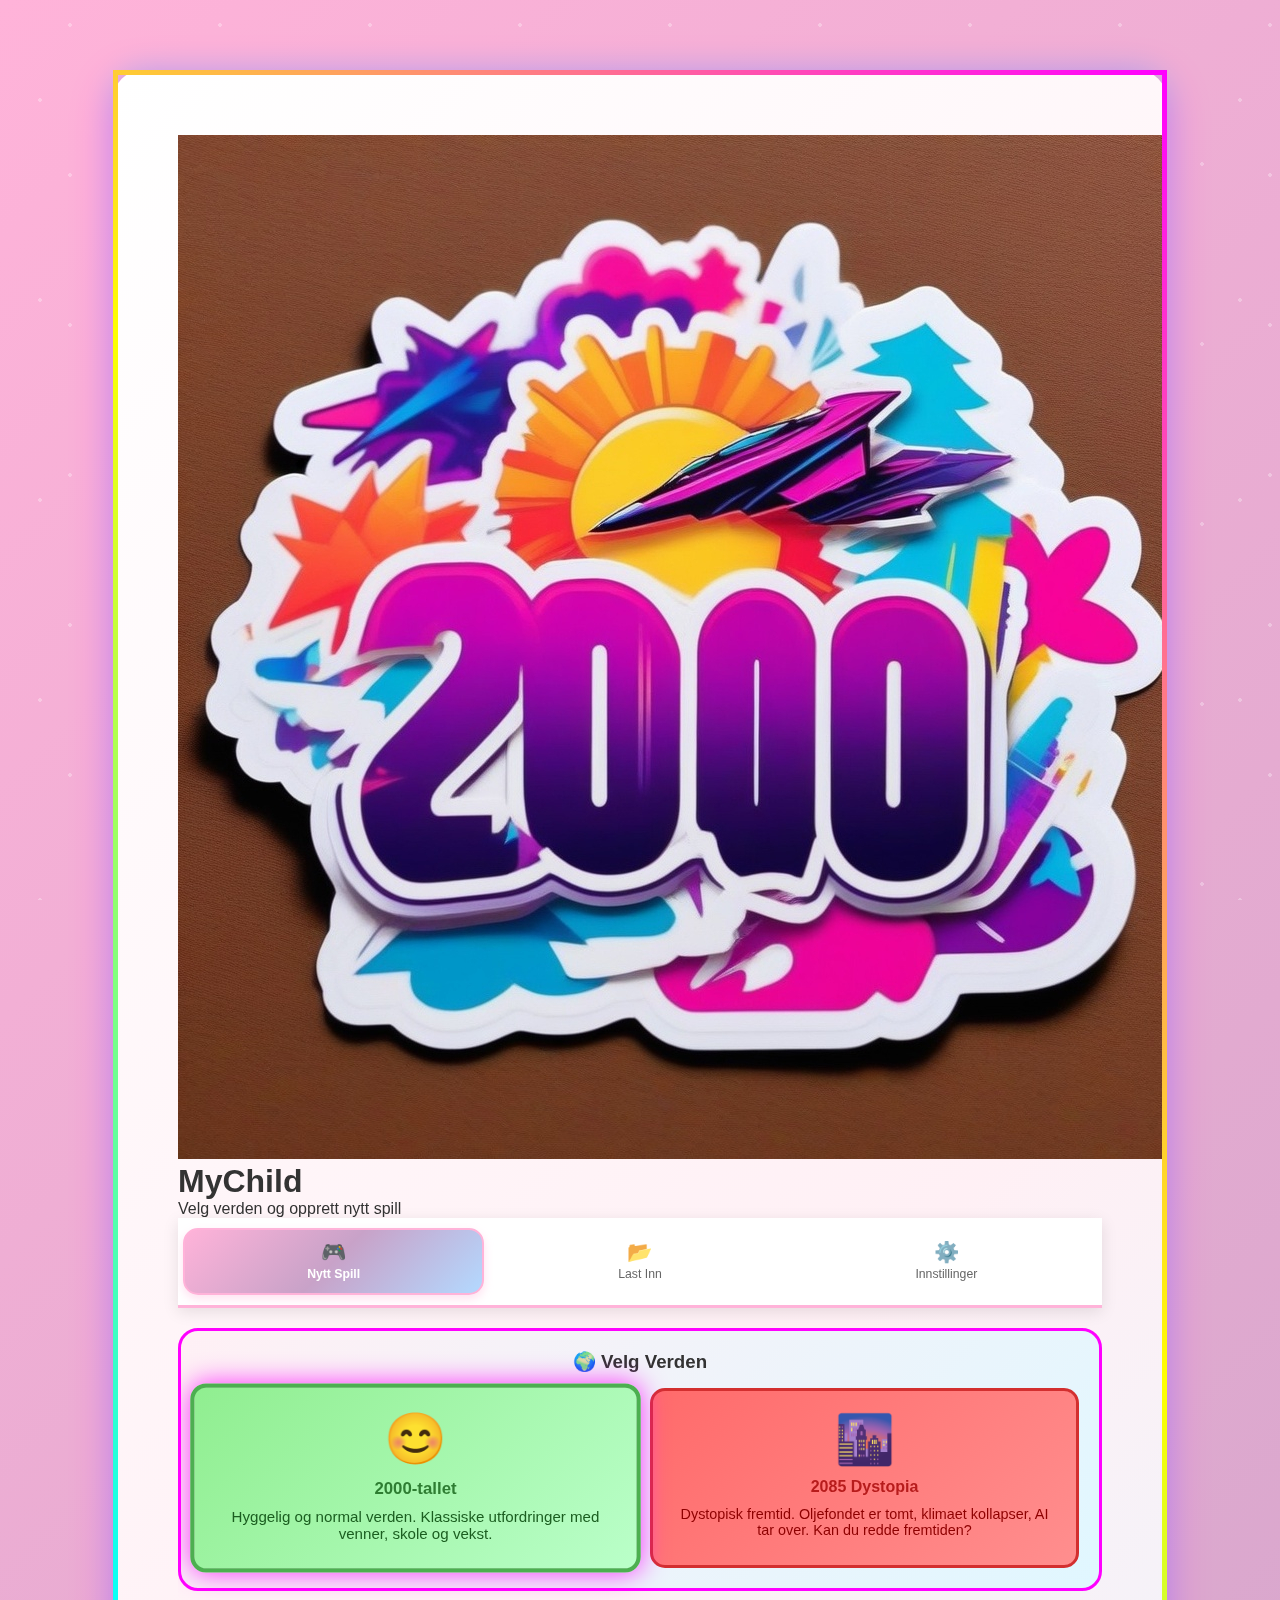
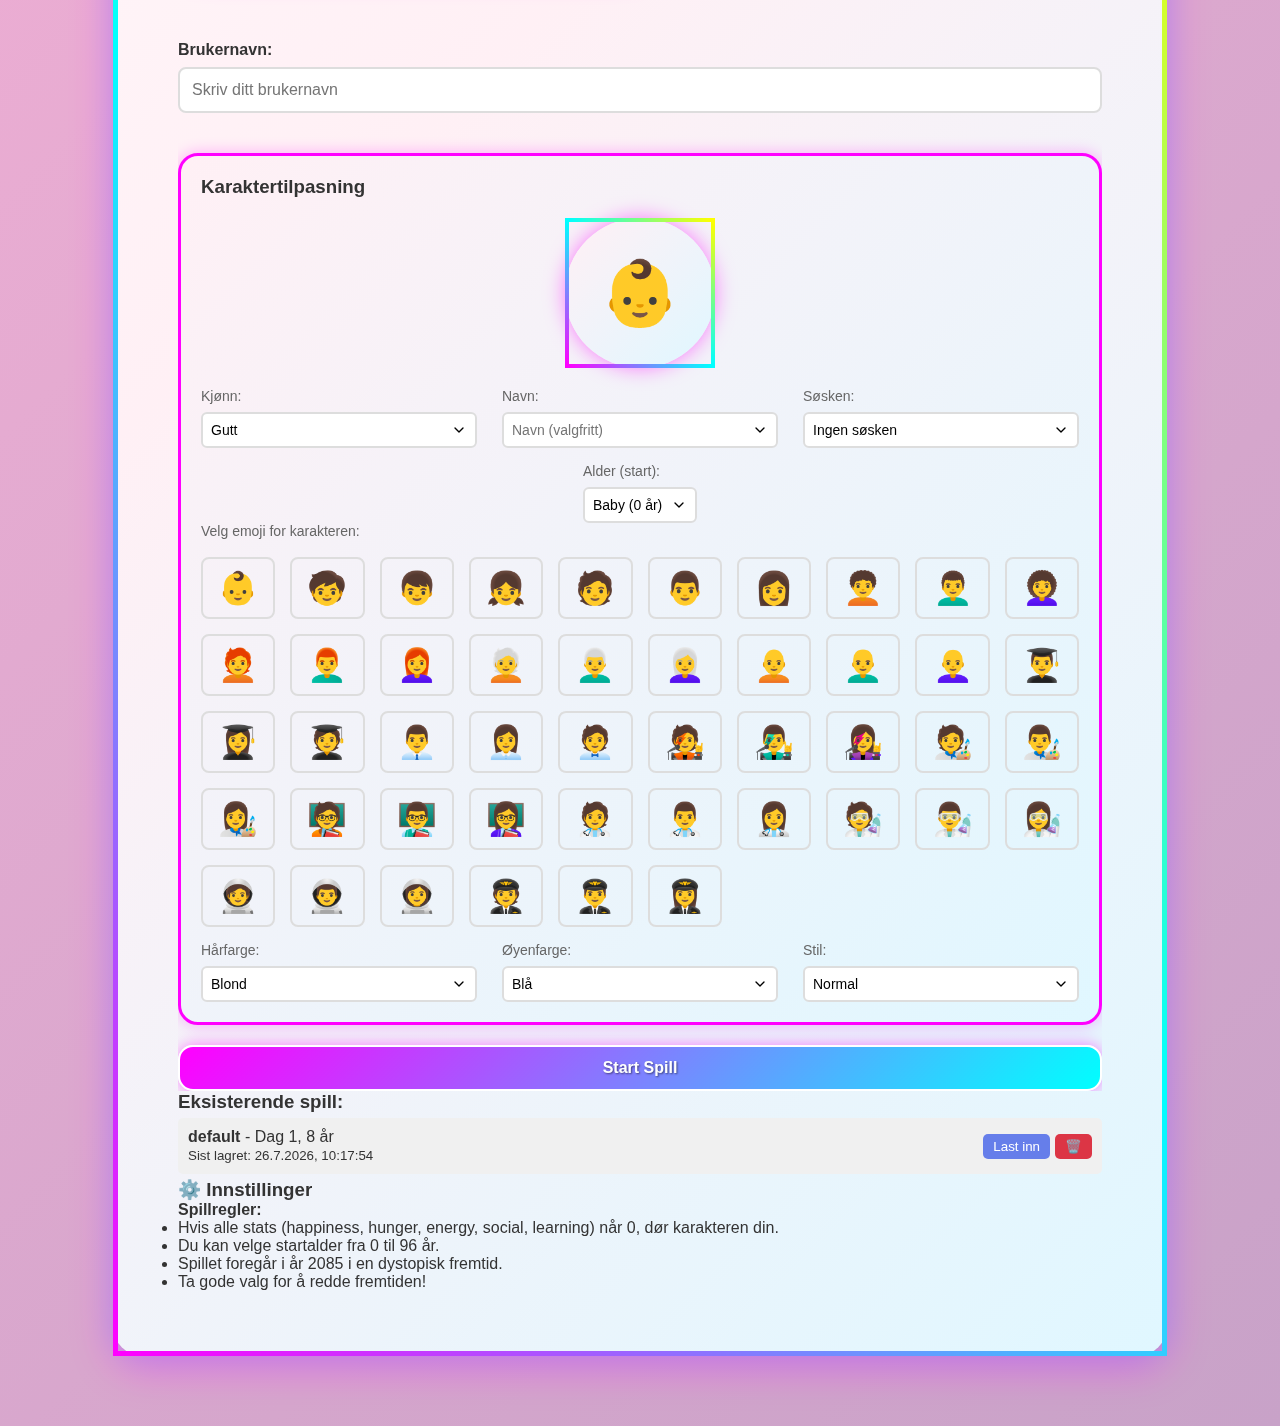
<file: login.html>
<!DOCTYPE html>
<html lang="nb">
<head>
    <meta charset="UTF-8">
    <meta name="viewport" content="width=device-width, initial-scale=1.0">
    <title>MyChild - Login</title>
    
    <!-- Favicon and Theme Colors -->
    <link rel="icon" type="image/svg+xml" href="assets/favicon.svg">
    <link rel="icon" type="image/png" href="data:image/svg+xml,<svg xmlns='http://www.w3.org/2000/svg' viewBox='0 0 100 100'><defs><linearGradient id='bg' x1='0%' y1='0%' x2='100%' y2='100%'><stop offset='0%' style='stop-color:%23ff00ff'/><stop offset='50%' style='stop-color:%2300ffff'/><stop offset='100%' style='stop-color:%23ff00ff'/></linearGradient></defs><circle cx='50' cy='50' r='50' fill='url(%23bg)'/><circle cx='50' cy='45' r='25' fill='%23ffdbac'/><circle cx='42' cy='40' r='3' fill='%23000'/><circle cx='58' cy='40' r='3' fill='%23000'/><path d='M 40 50 Q 50 58 60 50' stroke='%23000' stroke-width='2' fill='none'/></svg>">
    <!-- theme-color is supported in modern browsers including Firefox 89+ -->
    <meta name="theme-color" content="#ff00ff">
    <meta name="mobile-web-app-capable" content="yes">
    <meta name="apple-mobile-web-app-capable" content="yes">
    <meta name="apple-mobile-web-app-status-bar-style" content="black-translucent">
    <meta name="apple-mobile-web-app-title" content="MyChild">
    
    <!-- PWA Manifest -->
    <link rel="manifest" href="manifest.json">
    
    <!-- Apple Touch Icons -->
    <link rel="apple-touch-icon" href="assets/favicon.svg">
    
    <link rel="stylesheet" href="css/style.css?v=2.0.0">
    <link rel="stylesheet" href="css/login.css?v=2.0.0">
    <style>
        .login-container {
            max-width: 95%;
            width: 100%;
            margin: 50px auto;
            padding: 40px;
            background: linear-gradient(135deg, #ffffff 0%, #fff0f5 50%, #e0f7ff 100%);
            border-radius: 30px;
            box-shadow: 0 10px 40px rgba(255,0,255,0.4), 0 0 30px rgba(0,255,255,0.3);
            border: 5px solid;
            border-image: linear-gradient(45deg, #ff00ff, #00ffff, #ffff00, #ff00ff) 1;
            position: relative;
            overflow: hidden;
            word-wrap: break-word;
            box-sizing: border-box;
            min-height: 0;
        }
        
        @media (min-width: 768px) {
            .login-container {
                max-width: 90%;
                padding: 50px;
            }
        }
        
        @media (min-width: 1200px) {
            .login-container {
                max-width: 85%;
                padding: 60px;
            }
        }
        .login-form {
            display: flex;
            flex-direction: column;
            gap: 20px;
            overflow: hidden;
            word-wrap: break-word;
        }
        .form-group {
            display: flex;
            flex-direction: column;
            gap: 8px;
        }
        .form-group label {
            font-weight: bold;
            color: #333;
            word-wrap: break-word;
            overflow-wrap: break-word;
        }
        .form-group input {
            padding: 12px;
            border: 2px solid #ddd;
            border-radius: 8px;
            font-size: 16px;
            width: 100%;
            box-sizing: border-box;
        }
        .form-group input:focus {
            outline: none;
            border-color: #667eea;
        }
        .btn-primary {
            padding: 12px 24px;
            background: linear-gradient(135deg, #ff00ff 0%, #00ffff 50%, #ff00ff 100%);
            background-size: 200% 200%;
            animation: gradientShift 3s ease infinite;
            color: white;
            border: 2px solid #ffffff;
            border-radius: 15px;
            font-size: 16px;
            font-weight: bold;
            cursor: pointer;
            transition: transform 0.2s, box-shadow 0.2s;
            box-shadow: 0 0 15px rgba(255,0,255,0.5);
            text-shadow: 1px 1px 2px rgba(0,0,0,0.5);
            -webkit-tap-highlight-color: transparent;
            touch-action: manipulation;
            min-height: 44px;
            width: 100%;
            box-sizing: border-box;
        }
        .btn-primary:hover, .btn-primary:active {
            transform: translateY(-2px) scale(1.05);
            box-shadow: 0 5px 25px rgba(255,0,255,0.8);
        }
        @media (max-width: 768px) {
            .btn-primary {
                padding: 14px 24px;
                font-size: 18px;
            }
        }
        @keyframes gradientShift {
            0%, 100% { background-position: 0% 50%; }
            50% { background-position: 100% 50%; }
        }
        .character-customization {
            margin-top: 20px;
            padding: 20px;
            background: linear-gradient(135deg, #fff0f5 0%, #e0f7ff 100%);
            border-radius: 20px;
            border: 3px solid #ff00ff;
            box-shadow: 0 0 15px rgba(255,0,255,0.3);
            overflow: hidden;
            word-wrap: break-word;
        }
        .customization-options {
            display: grid;
            grid-template-columns: repeat(auto-fit, minmax(180px, 1fr));
            gap: 20px;
            margin-top: 15px;
            overflow: hidden;
        }
        
        @media (min-width: 768px) {
            .customization-options {
                grid-template-columns: repeat(auto-fit, minmax(200px, 1fr));
                gap: 25px;
            }
        }
        .customization-options:has(#startAge) {
            display: flex;
            justify-content: center;
        }
        .option-group {
            display: flex;
            flex-direction: column;
            gap: 8px;
            position: relative;
        }
        .option-group label {
            font-size: 14px;
            color: #666;
            font-weight: 500;
            word-wrap: break-word;
            overflow-wrap: break-word;
        }
        .option-group select, .option-group input {
            padding: 8px;
            border: 2px solid #ddd;
            border-radius: 6px;
            font-size: 14px;
            background: white;
            width: 100%;
            box-sizing: border-box;
            -webkit-appearance: none;
            -moz-appearance: none;
            appearance: none;
            background-image: url("data:image/svg+xml;charset=UTF-8,%3csvg xmlns='http://www.w3.org/2000/svg' viewBox='0 0 24 24' fill='none' stroke='currentColor' stroke-width='2' stroke-linecap='round' stroke-linejoin='round'%3e%3cpolyline points='6 9 12 15 18 9'%3e%3c/polyline%3e%3c/svg%3e");
            background-repeat: no-repeat;
            background-position: right 8px center;
            background-size: 16px;
            padding-right: 32px;
            overflow: hidden;
            text-overflow: ellipsis;
            white-space: nowrap;
        }
        .option-group select:focus, .option-group input:focus {
            outline: none;
            border-color: #ff00ff;
            box-shadow: 0 0 10px rgba(255,0,255,0.4);
        }
        .option-group select {
            cursor: pointer;
        }
        .emoji-picker {
            display: grid;
            grid-template-columns: repeat(auto-fit, minmax(60px, 1fr));
            gap: 12px;
            margin-top: 10px;
            max-width: 100%;
            overflow: hidden;
        }
        
        @media (min-width: 768px) {
            .emoji-picker {
                grid-template-columns: repeat(8, 1fr);
                gap: 15px;
            }
        }
        
        @media (min-width: 1200px) {
            .emoji-picker {
                grid-template-columns: repeat(10, 1fr);
            }
        }
        .emoji-option {
            font-size: 2em;
            padding: 10px;
            border: 2px solid #ddd;
            border-radius: 8px;
            cursor: pointer;
            text-align: center;
            transition: all 0.2s;
        }
        .emoji-option:hover {
            border-color: #ff00ff;
            transform: scale(1.1);
            box-shadow: 0 0 15px rgba(255,0,255,0.5);
        }
        .emoji-option.selected {
            border-color: #ff00ff;
            background: linear-gradient(135deg, #ffe0f5 0%, #e0f5ff 100%);
            box-shadow: 0 0 15px rgba(255,0,255,0.6);
        }
        .avatar-preview {
            text-align: center;
            font-size: 4em;
            padding: 20px;
            background: linear-gradient(135deg, #fff0f5 0%, #e0f7ff 100%);
            border-radius: 50%;
            margin: 20px auto;
            width: 150px;
            height: 150px;
            display: flex;
            align-items: center;
            justify-content: center;
            border: 4px solid;
            border-image: linear-gradient(45deg, #ff00ff, #00ffff, #ffff00) 1;
            box-shadow: 0 0 20px rgba(255,0,255,0.5);
        }
    </style>
</head>
<body>
    <div class="login-container">
        <div class="sticker-container">
            <img src="assets/images/sticker2000.jpg" alt="2000s sticker" class="sticker-image">
        </div>
        <div class="header-content">
            <h1 class="login-title">MyChild</h1>
            <p class="login-subtitle">Velg verden og opprett nytt spill</p>
            
            <!-- Main Menu -->
            <nav class="main-menu" id="mainMenu">
                <div class="menu-tabs">
                    <button class="menu-tab active" id="newGameTab" data-option="newGame">
                        <span class="menu-icon">🎮</span>
                        <span class="menu-text">Nytt Spill</span>
                    </button>
                    <button class="menu-tab" id="loadGameTab" data-option="loadGame">
                        <span class="menu-icon">📂</span>
                        <span class="menu-text">Last Inn</span>
                    </button>
                    <button class="menu-tab" id="settingsTab" data-option="settings">
                        <span class="menu-icon">⚙️</span>
                        <span class="menu-text">Innstillinger</span>
                    </button>
                </div>
            </nav>
        </div>
        
        <style>
        @media (max-width: 768px) {
            .login-container > div[style*="padding-right: 100px"] {
                padding-right: 20px !important;
                padding-left: 10px !important;
            }
            .login-container > div[style*="top: 10px; right: 10px"] img {
                width: 60px !important;
                height: 60px !important;
            }
            .world-selection > div[style*="grid-template-columns: 1fr 1fr"] {
                grid-template-columns: 1fr !important;
                gap: 15px !important;
            }
            .world-option {
                min-height: 60px !important;
            }
            .menu-tabs {
                flex-direction: column !important;
            }
            .menu-tab {
                width: 100% !important;
                margin-bottom: 10px !important;
            }
        }
        </style>
        <style>
            @keyframes float {
                0%, 100% { transform: translateY(0) rotate(15deg); }
                50% { transform: translateY(-10px) rotate(20deg); }
            }
        </style>
        
        <!-- New Game Form -->
        <form class="login-form" id="loginForm">
            <!-- World Selection -->
            <div class="world-selection">
                <h3>🌍 Velg Verden</h3>
                <div class="world-selection-grid">
                    <div class="world-option world-option-2000s" id="world2000s" data-world="2000s">
                        <div class="world-option-emoji">😊</div>
                        <h4>2000-tallet</h4>
                        <p>Hyggelig og normal verden. Klassiske utfordringer med venner, skole og vekst.</p>
                    </div>
                    <div class="world-option world-option-2085" id="world2085" data-world="2085">
                        <div class="world-option-emoji">🌆</div>
                        <h4>2085 Dystopia</h4>
                        <p>Dystopisk fremtid. Oljefondet er tomt, klimaet kollapser, AI tar over. Kan du redde fremtiden?</p>
                    </div>
                </div>
                <input type="hidden" id="worldMode" name="worldMode" value="2000s" aria-label="Velg verden">
            </div>
            
            <div class="form-group">
                <label for="username">Brukernavn:</label>
                <input type="text" id="username" name="username" autocomplete="username" required placeholder="Skriv ditt brukernavn">
            </div>
            
            <div class="character-customization">
                <h3>Karaktertilpasning</h3>
                
                <div class="avatar-preview" id="avatarPreview">👶</div>
                
                <div class="customization-options">
                    <div class="option-group">
                        <label for="gender">Kjønn:</label>
                        <select id="gender" name="gender" aria-label="Velg kjønn">
                            <option value="boy">Gutt</option>
                            <option value="girl">Jente</option>
                        </select>
                    </div>
                    
                    <div class="option-group">
                        <label for="childName">Navn:</label>
                        <input type="text" id="childName" name="childName" autocomplete="name" placeholder="Navn (valgfritt)">
                    </div>
                    
                    <div class="option-group">
                        <label for="siblings">Søsken:</label>
                        <select id="siblings" name="siblings" aria-label="Velg søsken">
                            <option value="none">Ingen søsken</option>
                            <option value="younger_brother">Yngre bror</option>
                            <option value="younger_sister">Yngre søster</option>
                            <option value="older_brother">Eldre bror</option>
                            <option value="older_sister">Eldre søster</option>
                            <option value="twin_brother">Tvillingbror</option>
                            <option value="twin_sister">Tvillingsøster</option>
                        </select>
                    </div>
                </div>
                
                <!-- Alder midt mellom de to øverste -->
                <div class="customization-options customization-options-centered">
                    <div class="option-group option-group-centered">
                        <label for="startAge">Alder (start):</label>
                        <select id="startAge" name="startAge" aria-label="Velg startalder">
                            <option value="0">Baby (0 år)</option>
                            <option value="1">1 år</option>
                            <option value="2">2 år</option>
                            <option value="3">3 år</option>
                            <option value="4">4 år</option>
                            <option value="5">5 år</option>
                            <option value="6">6 år</option>
                            <option value="7">7 år</option>
                            <option value="8">8 år</option>
                            <option value="9">9 år</option>
                            <option value="10">10 år</option>
                            <option value="11">11 år</option>
                            <option value="12">12 år</option>
                            <option value="13">13 år</option>
                            <option value="14">14 år</option>
                            <option value="15">15 år</option>
                            <option value="16">16 år</option>
                            <option value="17">17 år</option>
                            <option value="18">18 år</option>
                            <option value="19">19 år</option>
                            <option value="20">20 år</option>
                            <option value="21">21 år</option>
                            <option value="22">22 år</option>
                            <option value="23">23 år</option>
                            <option value="24">24 år</option>
                            <option value="25">25 år</option>
                            <option value="26">26 år</option>
                            <option value="27">27 år</option>
                            <option value="28">28 år</option>
                            <option value="29">29 år</option>
                            <option value="30">30 år</option>
                            <option value="31">31 år</option>
                            <option value="32">32 år</option>
                            <option value="33">33 år</option>
                            <option value="34">34 år</option>
                            <option value="35">35 år</option>
                            <option value="36">36 år</option>
                            <option value="37">37 år</option>
                            <option value="38">38 år</option>
                            <option value="39">39 år</option>
                            <option value="40">40 år</option>
                            <option value="41">41 år</option>
                            <option value="42">42 år</option>
                            <option value="43">43 år</option>
                            <option value="44">44 år</option>
                            <option value="45">45 år</option>
                            <option value="46">46 år</option>
                            <option value="47">47 år</option>
                            <option value="48">48 år</option>
                            <option value="49">49 år</option>
                            <option value="50">50 år</option>
                            <option value="51">51 år</option>
                            <option value="52">52 år</option>
                            <option value="53">53 år</option>
                            <option value="54">54 år</option>
                            <option value="55">55 år</option>
                            <option value="56">56 år</option>
                            <option value="57">57 år</option>
                            <option value="58">58 år</option>
                            <option value="59">59 år</option>
                            <option value="60">60 år</option>
                            <option value="61">61 år</option>
                            <option value="62">62 år</option>
                            <option value="63">63 år</option>
                            <option value="64">64 år</option>
                            <option value="65">65 år</option>
                            <option value="66">66 år</option>
                            <option value="67">67 år</option>
                            <option value="68">68 år</option>
                            <option value="69">69 år</option>
                            <option value="70">70 år</option>
                            <option value="71">71 år</option>
                            <option value="72">72 år</option>
                            <option value="73">73 år</option>
                            <option value="74">74 år</option>
                            <option value="75">75 år</option>
                            <option value="76">76 år</option>
                            <option value="77">77 år</option>
                            <option value="78">78 år</option>
                            <option value="79">79 år</option>
                            <option value="80">80 år</option>
                            <option value="81">81 år</option>
                            <option value="82">82 år</option>
                            <option value="83">83 år</option>
                            <option value="84">84 år</option>
                            <option value="85">85 år</option>
                            <option value="86">86 år</option>
                            <option value="87">87 år</option>
                            <option value="88">88 år</option>
                            <option value="89">89 år</option>
                            <option value="90">90 år</option>
                            <option value="91">91 år</option>
                            <option value="92">92 år</option>
                            <option value="93">93 år</option>
                            <option value="94">94 år</option>
                            <option value="95">95 år</option>
                            <option value="96">96 år</option>
                        </select>
                    </div>
                </div>
                
                <div class="option-group option-group-spaced">
                    <label id="emojiPicker-label" for="emojiPicker">Velg emoji for karakteren:</label>
                    <div class="emoji-picker" id="emojiPicker" role="group" aria-labelledby="emojiPicker-label">
                        <div class="emoji-option" data-emoji="👶">👶</div>
                        <div class="emoji-option" data-emoji="🧒">🧒</div>
                        <div class="emoji-option" data-emoji="👦">👦</div>
                        <div class="emoji-option" data-emoji="👧">👧</div>
                        <div class="emoji-option" data-emoji="🧑">🧑</div>
                        <div class="emoji-option" data-emoji="👨">👨</div>
                        <div class="emoji-option" data-emoji="👩">👩</div>
                        <div class="emoji-option" data-emoji="🧑‍🦱">🧑‍🦱</div>
                        <div class="emoji-option" data-emoji="👨‍🦱">👨‍🦱</div>
                        <div class="emoji-option" data-emoji="👩‍🦱">👩‍🦱</div>
                        <div class="emoji-option" data-emoji="🧑‍🦰">🧑‍🦰</div>
                        <div class="emoji-option" data-emoji="👨‍🦰">👨‍🦰</div>
                        <div class="emoji-option" data-emoji="👩‍🦰">👩‍🦰</div>
                        <div class="emoji-option" data-emoji="🧑‍🦳">🧑‍🦳</div>
                        <div class="emoji-option" data-emoji="👨‍🦳">👨‍🦳</div>
                        <div class="emoji-option" data-emoji="👩‍🦳">👩‍🦳</div>
                        <div class="emoji-option" data-emoji="🧑‍🦲">🧑‍🦲</div>
                        <div class="emoji-option" data-emoji="👨‍🦲">👨‍🦲</div>
                        <div class="emoji-option" data-emoji="👩‍🦲">👩‍🦲</div>
                        <div class="emoji-option" data-emoji="👨‍🎓">👨‍🎓</div>
                        <div class="emoji-option" data-emoji="👩‍🎓">👩‍🎓</div>
                        <div class="emoji-option" data-emoji="🧑‍🎓">🧑‍🎓</div>
                        <div class="emoji-option" data-emoji="👨‍💼">👨‍💼</div>
                        <div class="emoji-option" data-emoji="👩‍💼">👩‍💼</div>
                        <div class="emoji-option" data-emoji="🧑‍💼">🧑‍💼</div>
                        <div class="emoji-option" data-emoji="🧑‍🎤">🧑‍🎤</div>
                        <div class="emoji-option" data-emoji="👨‍🎤">👨‍🎤</div>
                        <div class="emoji-option" data-emoji="👩‍🎤">👩‍🎤</div>
                        <div class="emoji-option" data-emoji="🧑‍🎨">🧑‍🎨</div>
                        <div class="emoji-option" data-emoji="👨‍🎨">👨‍🎨</div>
                        <div class="emoji-option" data-emoji="👩‍🎨">👩‍🎨</div>
                        <div class="emoji-option" data-emoji="🧑‍🏫">🧑‍🏫</div>
                        <div class="emoji-option" data-emoji="👨‍🏫">👨‍🏫</div>
                        <div class="emoji-option" data-emoji="👩‍🏫">👩‍🏫</div>
                        <div class="emoji-option" data-emoji="🧑‍⚕️">🧑‍⚕️</div>
                        <div class="emoji-option" data-emoji="👨‍⚕️">👨‍⚕️</div>
                        <div class="emoji-option" data-emoji="👩‍⚕️">👩‍⚕️</div>
                        <div class="emoji-option" data-emoji="🧑‍🔬">🧑‍🔬</div>
                        <div class="emoji-option" data-emoji="👨‍🔬">👨‍🔬</div>
                        <div class="emoji-option" data-emoji="👩‍🔬">👩‍🔬</div>
                        <div class="emoji-option" data-emoji="🧑‍🚀">🧑‍🚀</div>
                        <div class="emoji-option" data-emoji="👨‍🚀">👨‍🚀</div>
                        <div class="emoji-option" data-emoji="👩‍🚀">👩‍🚀</div>
                        <div class="emoji-option" data-emoji="🧑‍✈️">🧑‍✈️</div>
                        <div class="emoji-option" data-emoji="👨‍✈️">👨‍✈️</div>
                        <div class="emoji-option" data-emoji="👩‍✈️">👩‍✈️</div>
                    </div>
                </div>
                
                <div class="customization-options" style="margin-top: 15px;">
                    <div class="option-group">
                        <label for="hairColor">Hårfarge:</label>
                        <select id="hairColor" name="hairColor" aria-label="Velg hårfarge">
                            <option value="blonde">Blond</option>
                            <option value="brown">Brun</option>
                            <option value="black">Svart</option>
                            <option value="red">Rød</option>
                            <option value="other">Annet</option>
                        </select>
                    </div>
                    
                    <div class="option-group">
                        <label for="eyeColor">Øyenfarge:</label>
                        <select id="eyeColor" name="eyeColor" aria-label="Velg øyenfarge">
                            <option value="blue">Blå</option>
                            <option value="brown">Brun</option>
                            <option value="green">Grønn</option>
                            <option value="hazel">Nøttebrun</option>
                            <option value="gray">Grå</option>
                        </select>
                    </div>
                    
                    <div class="option-group">
                        <label for="style">Stil:</label>
                        <select id="style" name="style" aria-label="Velg stil">
                            <option value="normal">Normal</option>
                            <option value="cap">Caps</option>
                            <option value="hoodie">Hoodie</option>
                            <option value="sporty">Sporty</option>
                        </select>
                    </div>
                </div>
            </div>
            
            <button type="submit" class="btn-primary">Start Spill</button>
        </form>
        
        <!-- Load Game Section -->
        <div id="loadGameSection">
            <h3>Eksisterende spill:</h3>
            <div id="gamesList"></div>
        </div>
        
        <!-- Settings Section -->
        <div id="settingsSection">
            <h3>⚙️ Innstillinger</h3>
            <div class="settings-content">
                <p><strong>Spillregler:</strong></p>
                <ul>
                    <li>Hvis alle stats (happiness, hunger, energy, social, learning) når 0, dør karakteren din.</li>
                    <li>Du kan velge startalder fra 0 til 96 år.</li>
                    <li>Spillet foregår i år 2085 i en dystopisk fremtid.</li>
                    <li>Ta gode valg for å redde fremtiden!</li>
                </ul>
            </div>
        </div>
    </div>
    
    <script>
        let selectedEmoji = '👶';
        
        // Menu navigation
        window.showMenuOption = function(option) {
            
            // Hide all sections
            const loginForm = document.getElementById('loginForm');
            const loadGameSection = document.getElementById('loadGameSection');
            const settingsSection = document.getElementById('settingsSection');
            
            if (loginForm) loginForm.style.display = 'none';
            if (loadGameSection) loadGameSection.style.display = 'none';
            if (settingsSection) settingsSection.style.setProperty('display', 'none', 'important');
            
            // Remove active class from all tabs
            document.querySelectorAll('.menu-tab').forEach(tab => {
                tab.classList.remove('active');
                tab.style.background = '#f0f0f0';
                tab.style.color = '#333';
                tab.style.border = '2px solid #ddd';
            });
            
            // Show selected section and activate tab
            if (option === 'newGame') {
                if (loginForm) loginForm.style.display = 'block';
                const newGameTab = document.getElementById('newGameTab');
                if (newGameTab) {
                    newGameTab.classList.add('active');
                    newGameTab.style.background = 'linear-gradient(135deg, #ff00ff 0%, #00ffff 50%, #ff00ff 100%)';
                    newGameTab.style.color = 'white';
                    newGameTab.style.border = '2px solid #ffffff';
                }
            } else if (option === 'loadGame') {
                if (loadGameSection) loadGameSection.style.display = 'block';
                const loadGameTab = document.getElementById('loadGameTab');
                if (loadGameTab) {
                    loadGameTab.classList.add('active');
                    loadGameTab.style.background = 'linear-gradient(135deg, #ff00ff 0%, #00ffff 50%, #ff00ff 100%)';
                    loadGameTab.style.color = 'white';
                    loadGameTab.style.border = '2px solid #ffffff';
                }
                loadExistingGames();
            } else if (option === 'settings') {
                if (settingsSection) {
                    settingsSection.style.setProperty('display', 'block', 'important');
                }
                const settingsTab = document.getElementById('settingsTab');
                if (settingsTab) {
                    settingsTab.classList.add('active');
                    settingsTab.style.background = 'linear-gradient(135deg, #ff00ff 0%, #00ffff 50%, #ff00ff 100%)';
                    settingsTab.style.color = 'white';
                    settingsTab.style.border = '2px solid #ffffff';
                }
            }
        };
        
        // Load existing games
        function loadExistingGames() {
            const gamesList = document.getElementById('gamesList');
            gamesList.innerHTML = '';
            
            const games = [];
            for (let i = 0; i < localStorage.length; i++) {
                const key = localStorage.key(i);
                if (key.startsWith('mychild_game_')) {
                    try {
                        const gameData = JSON.parse(localStorage.getItem(key));
                        const username = key.replace('mychild_game_', '');
                        games.push({
                            username, 
                            day: gameData.day || 1, 
                            age: gameData.child?.age || 8,
                            lastSaved: gameData.lastSaved || null
                        });
                    } catch (e) {
                        console.error('Error loading game:', e);
                    }
                }
            }
            
            // Sort by last saved (most recent first)
            games.sort((a, b) => {
                if (!a.lastSaved) return 1;
                if (!b.lastSaved) return -1;
                return new Date(b.lastSaved) - new Date(a.lastSaved);
            });
            
            if (games.length === 0) {
                gamesList.innerHTML = '<p class="games-list-empty">Ingen eksisterende spill</p>';
                return;
            }
            
            games.forEach(game => {
                const gameDiv = document.createElement('div');
                gameDiv.style.cssText = 'padding: 10px; margin: 5px 0; background: #f0f0f0; border-radius: 5px; cursor: pointer; display: flex; justify-content: space-between; align-items: center;';
                
                const lastSaved = game.lastSaved ? new Date(game.lastSaved).toLocaleString('no-NO') : 'Ukjent';
                const buttonDiv = document.createElement('div');
                buttonDiv.style.cssText = 'display: flex; gap: 5px;';
                
                const loadBtn = document.createElement('button');
                loadBtn.textContent = 'Last inn';
                loadBtn.style.cssText = 'padding: 5px 10px; background: #667eea; color: white; border: none; border-radius: 5px; cursor: pointer;';
                loadBtn.onclick = () => loadGame(game.username);
                
                const deleteBtn = document.createElement('button');
                deleteBtn.textContent = '🗑️';
                deleteBtn.style.cssText = 'padding: 5px 10px; background: #dc3545; color: white; border: none; border-radius: 5px; cursor: pointer;';
                deleteBtn.onclick = () => {
                    if (confirm(`Er du sikker på at du vil slette spillet "${game.username}"?`)) {
                        try {
                            localStorage.removeItem(`mychild_game_${game.username}`);
                            localStorage.removeItem(`mychild_customization_${game.username}`);
                            loadExistingGames();
                        } catch (e) {
                            alert('Kunne ikke slette spillet.');
                        }
                    }
                };
                
                buttonDiv.appendChild(loadBtn);
                buttonDiv.appendChild(deleteBtn);
                
                gameDiv.innerHTML = `
                    <div>
                        <strong>${game.username}</strong> - Dag ${game.day}, ${game.age} år<br>
                        <small class="game-last-saved">Sist lagret: ${lastSaved}</small>
                    </div>
                `;
                gameDiv.appendChild(buttonDiv);
                gamesList.appendChild(gameDiv);
            });
        }
        
        function loadGame(username) {
            window.location.href = `index.html?username=${encodeURIComponent(username)}`;
        }
        
        // Emoji picker
        document.querySelectorAll('.emoji-option').forEach(option => {
            option.addEventListener('click', function() {
                document.querySelectorAll('.emoji-option').forEach(o => o.classList.remove('selected'));
                this.classList.add('selected');
                selectedEmoji = this.dataset.emoji;
                document.getElementById('avatarPreview').textContent = selectedEmoji;
            });
        });
        
        // World selection
        window.selectWorld = function(world) {
            const worldModeInput = document.getElementById('worldMode');
            if (worldModeInput) {
                worldModeInput.value = world;
            }
            
            // Update visual selection using CSS classes
            document.querySelectorAll('.world-option').forEach(opt => {
                opt.classList.remove('selected');
                opt.style.transform = '';
                opt.style.boxShadow = '';
                opt.style.borderWidth = '';
            });
            
            const selectedOption = document.getElementById('world' + (world === '2085' ? '2085' : '2000s'));
            if (selectedOption) {
                selectedOption.classList.add('selected');
                // Force visual update
                selectedOption.style.transform = 'scale(1.05)';
                selectedOption.style.boxShadow = '0 0 25px rgba(255, 0, 255, 0.8)';
                selectedOption.style.borderWidth = '4px';
                
                // Add a subtle animation
                selectedOption.style.animation = 'none';
                setTimeout(() => {
                    selectedOption.style.animation = 'pulse 0.5s ease';
                }, 10);
            }
        };
        
        // Add event listeners for world selection (works on both desktop and mobile)
        function setupEventListeners() {
            // World selection buttons
            const worldOptions = document.querySelectorAll('.world-option');
            worldOptions.forEach(option => {
                const world = option.getAttribute('data-world');
                if (world) {
                    // Remove existing listeners to avoid duplicates
                    const newOption = option.cloneNode(true);
                    option.parentNode.replaceChild(newOption, option);
                    
                    // Click event (desktop)
                    newOption.addEventListener('click', function(e) {
                        e.preventDefault();
                        e.stopPropagation();
                        if (window.selectWorld) {
                            window.selectWorld(world);
                        }
                    }, { passive: false });
                    
                    // Touch event (mobile)
                    newOption.addEventListener('touchend', function(e) {
                        e.preventDefault();
                        e.stopPropagation();
                        if (window.selectWorld) {
                            window.selectWorld(world);
                        }
                    }, { passive: false });
                }
            });
            
            // Menu tab buttons
            const menuTabs = document.querySelectorAll('.menu-tab');
            menuTabs.forEach(tab => {
                const option = tab.getAttribute('data-option');
                if (option) {
                    // Remove existing listeners to avoid duplicates
                    const newTab = tab.cloneNode(true);
                    tab.parentNode.replaceChild(newTab, tab);
                    
                    // Click event (desktop)
                    newTab.addEventListener('click', function(e) {
                        e.preventDefault();
                        e.stopPropagation();
                        if (window.showMenuOption) {
                            window.showMenuOption(option);
                        }
                    }, { passive: false });
                    
                    // Touch event (mobile)
                    newTab.addEventListener('touchend', function(e) {
                        e.preventDefault();
                        e.stopPropagation();
                        if (window.showMenuOption) {
                            window.showMenuOption(option);
                        }
                    }, { passive: false });
                }
            });
        }
        
        // Setup event listeners when DOM is ready
        if (document.readyState === 'loading') {
            document.addEventListener('DOMContentLoaded', setupEventListeners);
        } else {
            // DOM is already ready
            setupEventListeners();
        }
        
        // Initialize world selection (default to 2000s)
        function initializeWorldSelection() {
            // Wait a bit to ensure DOM is ready
            setTimeout(() => {
                selectWorld('2000s');
            }, 100);
        }
        
        if (document.readyState === 'loading') {
            document.addEventListener('DOMContentLoaded', initializeWorldSelection);
        } else {
            initializeWorldSelection();
        }
        
        // Form submission
        document.getElementById('loginForm').addEventListener('submit', function(e) {
            e.preventDefault();
            const username = document.getElementById('username').value.trim();
            const gender = document.getElementById('gender').value;
            const childName = document.getElementById('childName').value.trim() || (gender === 'girl' ? 'Jente' : 'Gutt');
            const startAge = parseInt(document.getElementById('startAge').value);
            const hairColor = document.getElementById('hairColor').value;
            const eyeColor = document.getElementById('eyeColor').value;
            const style = document.getElementById('style').value;
            const worldMode = document.getElementById('worldMode').value;
            const siblings = document.getElementById('siblings').value;
            
            if (!username) {
                alert('Vennligst skriv inn et brukernavn');
                return;
            }
            
            // Store character customization with world mode and siblings
            const customization = {
                gender,
                name: childName,
                age: startAge,
                emoji: selectedEmoji,
                hairColor,
                eyeColor,
                style,
                worldMode: worldMode || '2000s',
                siblings: siblings || 'none'
            };
            
            localStorage.setItem(`mychild_customization_${username}`, JSON.stringify(customization));
            
            // Redirect to game
            window.location.href = `index.html?username=${encodeURIComponent(username)}`;
        });
        
        // Load games on page load
        loadExistingGames();
        
        // Update preview when gender changes
        document.getElementById('gender').addEventListener('change', function() {
            const gender = this.value;
            const nameInput = document.getElementById('childName');
            if (!nameInput.value.trim()) {
                nameInput.value = gender === 'girl' ? 'Jente' : 'Gutt';
            }
        });
    </script>
</body>
</html>
</file>
<file: css/style.css>
/* ============================================
   FARGE PALETT BASERT PÅ BILDER I IMAGES-MAPPEN
   ============================================ */
/* Browser compatibility - CSS Grid fallback */
@supports not (display: grid) {
    .container {
        display: block;
    }
    
    .game-area {
        display: block;
    }
    
    .action-buttons,
    .routine-buttons {
        display: flex;
        flex-wrap: wrap;
    }
}

:root {
    /* Primærfarger - Varme pastellfarger (rosa, lilla) */
    --primary-1: #ffb3d9; /* Myk rosa */
    --primary-2: #c8a2c8; /* Lavendel */
    --primary-3: #ff99cc; /* Lys rosa */
    
    /* Sekundærfarger - Blå og grønne toner */
    --secondary-1: #b3d9ff; /* Himmelblå */
    --secondary-2: #a8e6cf; /* Myntgrønn */
    --secondary-3: #d4e6f1; /* Lys blå */
    
    /* Aksentfarger - Varme toner */
    --accent-1: #ffd9b3; /* Peach */
    --accent-2: #ffe6cc; /* Krem */
    --accent-3: #fff0e6; /* Beige */
    
    /* Nøytrale farger - Bakgrunn og tekst */
    --neutral-1: #ffffff; /* Hvit */
    --neutral-2: #f5f5f5; /* Lys grå */
    --neutral-3: #333333; /* Mørk tekst */
    --neutral-4: #666666; /* Medium tekst */
    
    /* Spesialfarger */
    --success: #4caf50; /* Grønn for suksess */
    --warning: #ff9800; /* Oransje for advarsel */
    --error: #f44336; /* Rød for feil */
    --info: #2196f3; /* Blå for info */
    
    /* Gradient-kombinasjoner */
    --gradient-primary: linear-gradient(135deg, var(--primary-1) 0%, var(--primary-2) 50%, var(--secondary-1) 100%);
    --gradient-warm: linear-gradient(135deg, var(--accent-1) 0%, var(--primary-1) 50%, var(--accent-2) 100%);
    --gradient-cool: linear-gradient(135deg, var(--secondary-1) 0%, var(--secondary-3) 50%, var(--primary-2) 100%);
}

* {
    margin: 0;
    padding: 0;
    box-sizing: border-box;
}

/* Achievement animations */
@keyframes slideIn {
    from {
        transform: translateX(400px);
        opacity: 0;
    }
    to {
        transform: translateX(0);
        opacity: 1;
    }
}

@keyframes slideOut {
    from {
        transform: translateX(0);
        opacity: 1;
    }
    to {
        transform: translateX(400px);
        opacity: 0;
    }
}

@keyframes statPulse {
    0%, 100% { transform: scale(1); }
    50% { transform: scale(1.1); }
}

.stat-updating {
    animation: statPulse 0.5s ease;
    color: var(--primary-1);
    font-weight: bold;
}

body {
    font-family: 'Comic Sans MS', Arial, sans-serif;
    background: var(--gradient-primary);
    background-size: 200% 200%;
    animation: gradientShift 8s ease infinite;
    min-height: 100vh;
    padding: 20px;
    color: var(--neutral-3);
    position: relative;
}

/* Glitter sparkle effect */
body::before {
    content: '';
    position: fixed;
    top: 0;
    left: 0;
    width: 100%;
    height: 100%;
    background-image: 
        radial-gradient(circle at 20% 50%, rgba(255,255,255,0.3) 2px, transparent 2px),
        radial-gradient(circle at 80% 50%, rgba(255,255,255,0.3) 2px, transparent 2px),
        radial-gradient(circle at 40% 80%, rgba(255,255,255,0.3) 2px, transparent 2px);
    background-size: 200px 200px, 150px 150px, 180px 180px;
    background-position: 0 0, 100px 100px, 50px 200px;
    animation: sparkle 3s linear infinite;
    pointer-events: none;
    z-index: 0;
}

@keyframes gradientShift {
    0%, 100% { background-position: 0% 50%; }
    50% { background-position: 100% 50%; }
}

@keyframes pulse {
    0%, 100% {
        transform: scale(1);
        opacity: 1;
    }
    50% {
        transform: scale(1.05);
        opacity: 0.9;
    }
}

@keyframes sparkle {
    0%, 100% { opacity: 0.3; transform: translateY(0); }
    50% { opacity: 0.6; transform: translateY(-10px); }
}

.container {
    max-width: 1200px;
    margin: 0 auto;
    background: linear-gradient(135deg, var(--neutral-1) 0%, var(--accent-3) 50%, var(--secondary-3) 100%);
    border-radius: 30px;
    box-shadow: 0 10px 40px rgba(255, 179, 217, 0.4), 0 0 30px rgba(200, 162, 200, 0.3);
    overflow: hidden;
    border: 5px solid;
    border-image: linear-gradient(45deg, var(--primary-1), var(--secondary-1), var(--accent-1), var(--primary-2)) 1;
    position: relative;
    z-index: 1;
}

header {
    background: var(--gradient-primary);
    background-size: 200% 200%;
    animation: gradientShift 5s ease infinite;
    color: var(--neutral-1);
    padding: 20px;
    padding-top: 50px;
    padding-bottom: 30px;
    text-align: center;
    position: relative;
    overflow: visible;
}

header::before {
    content: '✨';
    position: absolute;
    font-size: 2em;
    opacity: 0.5;
    animation: float 3s ease-in-out infinite;
}

header::after {
    content: '⭐';
    position: absolute;
    font-size: 1.5em;
    opacity: 0.5;
    right: 10%;
    animation: float 2s ease-in-out infinite reverse;
}

@keyframes float {
    0%, 100% { transform: translateY(0) rotate(0deg); }
    50% { transform: translateY(-10px) rotate(10deg); }
}

header h1 {
    font-size: 2.5em;
    margin-bottom: 10px;
    text-shadow: 
        3px 3px 0px var(--secondary-1),
        -3px -3px 0px var(--primary-2),
        0 0 20px rgba(255,255,255,0.8);
    animation: titlePulse 2s ease-in-out infinite;
    position: relative;
    z-index: 1;
    overflow: hidden;
    text-overflow: ellipsis;
    word-wrap: break-word;
    max-width: 100%;
}

@keyframes titlePulse {
    0%, 100% { transform: scale(1); }
    50% { transform: scale(1.05); }
}

.header-controls {
    display: flex;
    justify-content: center;
    align-items: center;
    gap: 10px;
    flex-wrap: wrap;
}

@media (max-width: 1024px) {
    .header-controls {
        gap: 8px;
    }
    
    .music-btn {
        padding: 6px 12px;
        font-size: 1.3em;
    }
}

@media (max-width: 768px) {
    .header-controls {
        gap: 5px;
        flex-wrap: wrap;
    }
    
    .music-btn {
        padding: 5px 10px;
        font-size: 1.2em;
        margin-left: 5px !important;
    }
    
    .year-display {
        font-size: 1em;
        padding: 5px 10px;
    }
    
    #moneyDisplay {
        font-size: 0.9em;
        padding: 3px 8px;
        margin: 0 5px !important;
    }
}

@media (max-width: 480px) {
    .header-controls {
        gap: 3px;
        justify-content: space-around;
    }
    
    .music-btn {
        padding: 4px 8px;
        font-size: 1.1em;
        margin-left: 3px !important;
    }
    
    .year-display {
        font-size: 0.9em;
        padding: 4px 8px;
        display: none; /* Hide on very small screens */
    }
    
    #moneyDisplay {
        font-size: 0.8em;
        padding: 2px 6px;
    }
}

.year-display {
    font-size: 1.2em;
    background: rgba(255,255,255,0.2);
    padding: 8px 16px;
    border-radius: 20px;
    display: inline-block;
}

.music-btn {
    background: rgba(255,255,255,0.2);
    border: 2px solid rgba(255,255,255,0.3);
    color: white;
    padding: 8px 16px;
    border-radius: 20px;
    font-size: 1.5em;
    cursor: pointer;
    transition: all 0.3s;
    display: inline-block;
}

.music-btn:hover {
    background: rgba(255,255,255,0.3);
    transform: scale(1.1);
}

.music-btn.muted {
    opacity: 0.6;
}

.game-area {
    display: grid;
    grid-template-columns: 300px 1fr;
    gap: 20px;
    padding: 20px;
}

.child-status {
    background: var(--gradient-warm);
    border-radius: 20px;
    padding: 20px;
    padding-top: 40px;
    padding-bottom: 40px;
    text-align: center;
    border: 3px solid var(--primary-1);
    box-shadow: 0 0 20px rgba(255, 179, 217, 0.3);
    position: relative;
    overflow: visible;
}

.child-status::before {
    content: '';
    position: absolute;
    top: -5px;
    left: -5px;
    right: -5px;
    bottom: -5px;
    background: linear-gradient(45deg, var(--primary-1), var(--secondary-1), var(--accent-1), var(--primary-2));
    border-radius: 20px;
    z-index: -1;
    opacity: 0.5;
    animation: borderGlow 3s ease infinite;
}

@keyframes borderGlow {
    0%, 100% { opacity: 0.5; }
    50% { opacity: 0.8; }
}

.child-avatar {
    font-size: 80px;
    margin-bottom: 15px;
    width: 120px;
    height: 120px;
    margin: 0 auto 15px;
    border-radius: 50%;
    overflow: hidden;
    background: var(--neutral-2);
    display: flex;
    align-items: center;
    justify-content: center;
    border: 3px solid var(--secondary-1);
    box-shadow: 0 4px 15px rgba(0,0,0,0.1);
    transition: all 0.3s ease;
    position: relative;
}

.child-avatar:hover {
    transform: scale(1.05);
    box-shadow: 0 6px 20px rgba(102, 126, 234, 0.3);
}

.child-avatar img {
    width: 100%;
    height: 100%;
    object-fit: cover;
    border-radius: 50%;
    transition: opacity 0.3s ease, transform 0.3s ease, filter 0.3s ease;
    /* Subtle filters for visual enhancement */
    filter: brightness(1.05) saturate(1.1) contrast(1.05);
}

.child-avatar svg {
    width: 100%;
    height: 100%;
    border-radius: 50%;
    display: block;
}

/* Animation for character avatar when happy */
.child-avatar.animated {
    animation: characterPulse 2s ease-in-out infinite;
}

@keyframes characterPulse {
    0%, 100% { transform: scale(1); }
    50% { transform: scale(1.02); }
}

/* Subtle animation for emotions */
.child-avatar[data-emotion="happy"] {
    animation: gentlePulse 2s ease-in-out infinite;
    filter: brightness(1.1) saturate(1.15);
}

.child-avatar[data-emotion="sad"] {
    opacity: 0.85;
    filter: brightness(0.9) saturate(0.85) contrast(0.95);
}

.child-avatar[data-emotion="angry"] {
    animation: slightShake 0.5s ease-in-out infinite;
    filter: brightness(1.05) saturate(1.2) hue-rotate(5deg);
}

.child-avatar[data-emotion="excited"] {
    animation: gentleBounce 1s ease-in-out infinite;
    filter: brightness(1.15) saturate(1.2);
}

@keyframes gentlePulse {
    0%, 100% { transform: scale(1); }
    50% { transform: scale(1.02); }
}

@keyframes slightShake {
    0%, 100% { transform: translateX(0); }
    25% { transform: translateX(-2px); }
    75% { transform: translateX(2px); }
}

@keyframes gentleBounce {
    0%, 100% { transform: translateY(0); }
    50% { transform: translateY(-3px); }
}

/* Emotion display animations */
@keyframes emotionGlow {
    0%, 100% { 
        box-shadow: 0 4px 15px rgba(76, 175, 80, 0.4);
        transform: scale(1);
    }
    50% { 
        box-shadow: 0 6px 20px rgba(76, 175, 80, 0.6);
        transform: scale(1.02);
    }
}

@keyframes emotionPulse {
    0%, 100% { 
        opacity: 1;
        transform: scale(1);
    }
    50% { 
        opacity: 0.9;
        transform: scale(0.98);
    }
}

@keyframes emotionShake {
    0%, 100% { transform: translateX(0); }
    10%, 30%, 50%, 70%, 90% { transform: translateX(-2px); }
    20%, 40%, 60%, 80% { transform: translateX(2px); }
}

@keyframes emotionFade {
    0%, 100% { 
        opacity: 1;
    }
    50% { 
        opacity: 0.7;
    }
}

.child-status h2 {
    background: linear-gradient(45deg, var(--primary-1), var(--secondary-1), var(--primary-2));
    background-size: 200% 200%;
    -webkit-background-clip: text;
    -webkit-text-fill-color: transparent;
    background-clip: text;
    animation: gradientShift 3s ease infinite;
    margin-bottom: 20px;
    font-size: 1.8em;
    text-shadow: 2px 2px 4px rgba(255, 179, 217, 0.3);
    overflow: hidden;
    text-overflow: ellipsis;
    word-wrap: break-word;
    max-width: 100%;
}

.stats {
    display: flex;
    flex-direction: column;
    gap: 15px;
}

.stat {
    text-align: left;
}

.stat-label {
    display: block;
    font-weight: bold;
    margin-bottom: 5px;
    color: #555;
    overflow: hidden;
    text-overflow: ellipsis;
    white-space: nowrap;
    word-wrap: break-word;
}

.stat-bar {
    width: 100%;
    height: 20px;
    background: #e0e0e0;
    border-radius: 10px;
    overflow: hidden;
    margin-bottom: 5px;
}

.stat-fill {
    height: 100%;
    background: var(--gradient-primary);
    background-size: 200% 100%;
    animation: gradientShift 2s ease infinite;
    transition: width 0.3s ease, filter 0.3s ease;
    border-radius: 10px;
    box-shadow: 0 0 10px rgba(255, 179, 217, 0.5);
    /* Subtle glow effect */
    filter: brightness(1.05);
}

.stat-fill.hunger-fill {
    background: linear-gradient(90deg, var(--warning), #f57c00);
}

.stat-fill.hunger-fill.low {
    background: linear-gradient(90deg, var(--error), #c62828);
}

.stat-bar span {
    font-size: 0.9em;
    color: #666;
}

/* Progress stats (hidden stats) */
.progress-stats {
    display: flex;
    flex-direction: column;
    gap: 10px;
}

.stat-mini {
    display: flex;
    align-items: center;
    gap: 10px;
    font-size: 0.9em;
}

.stat-label-mini {
    font-weight: 500;
    color: #666;
    min-width: 100px;
    font-size: 0.85em;
}

.stat-bar-mini {
    flex: 1;
    height: 15px;
    background: #e0e0e0;
    border-radius: 8px;
    overflow: hidden;
}

.stat-fill-mini {
    height: 100%;
    background: linear-gradient(90deg, var(--success), #45a049);
    transition: width 0.3s ease;
    border-radius: 8px;
}

.toggle-stats-btn {
    width: 100%;
    margin-top: 10px;
}

.game-content {
    display: flex;
    flex-direction: column;
    gap: 20px;
}

.scene-area {
    background: var(--gradient-cool);
    border-radius: 20px;
    padding: 20px;
    text-align: center;
    border: 3px solid var(--primary-1);
    box-shadow: 0 0 15px rgba(255, 179, 217, 0.3);
}

.scene-image {
    width: 100%;
    height: 250px;
    background: var(--gradient-primary);
    background-size: 200% 200%;
    animation: gradientShift 4s ease infinite;
    border-radius: 15px;
    display: flex;
    align-items: center;
    justify-content: center;
    margin-bottom: 10px;
    border: 4px solid var(--neutral-1);
    box-shadow: 0 0 20px rgba(255, 179, 217, 0.5), inset 0 0 20px rgba(179, 217, 255, 0.3);
    overflow: hidden;
    position: relative;
}

.scene-image img {
    width: 100%;
    height: 100%;
    object-fit: cover;
    border-radius: 10px;
    display: block;
    transition: filter 0.5s ease, transform 0.5s ease, opacity 0.5s ease;
    /* Subtle enhancement for scene images */
    filter: brightness(1.02) contrast(1.05) saturate(1.08);
    /* Add subtle shadow for depth */
    box-shadow: 0 4px 15px rgba(0, 0, 0, 0.1);
}

.scene-image:hover img {
    filter: brightness(1.05) contrast(1.08) saturate(1.12);
    transform: scale(1.01);
    box-shadow: 0 6px 20px rgba(0, 0, 0, 0.15);
}

.scene-image svg {
    width: 100%;
    height: 100%;
    display: block;
    border-radius: 10px;
}

.scene-name {
    font-size: 1.2em;
    font-weight: bold;
    background: linear-gradient(45deg, var(--primary-1), var(--secondary-1));
    -webkit-background-clip: text;
    -webkit-text-fill-color: transparent;
    background-clip: text;
    text-shadow: 2px 2px 4px rgba(255, 179, 217, 0.3);
}

.narrative-area {
    display: flex;
    flex-direction: column;
    gap: 15px;
}

.child-dialogue {
    background: var(--gradient-cool);
    border-left: 5px solid;
    border-image: linear-gradient(180deg, var(--primary-1), var(--secondary-1)) 1;
    padding: 15px;
    border-radius: 15px;
    min-height: 60px;
    box-shadow: 0 0 10px rgba(255, 179, 217, 0.2);
}

.child-dialogue p {
    font-size: 1.1em;
    color: #2e7d32;
    font-style: italic;
    overflow: hidden;
    word-wrap: break-word;
    text-overflow: ellipsis;
}

.story-message {
    background: linear-gradient(135deg, var(--accent-3) 0%, var(--accent-2) 100%);
    border-left: 5px solid;
    border-image: linear-gradient(180deg, var(--accent-1), var(--primary-1)) 1;
    padding: 15px;
    border-radius: 15px;
    min-height: 60px;
    box-shadow: 0 0 10px rgba(255, 217, 179, 0.3);
}

.story-message p {
    font-size: 1.1em;
    color: #856404;
    overflow: hidden;
    word-wrap: break-word;
    text-overflow: ellipsis;
}

.choices-area {
    display: flex;
    flex-direction: column;
    gap: 10px;
}

.choice-btn {
    background: var(--neutral-1);
    border: 2px solid var(--secondary-1);
    color: var(--primary-2);
    padding: 15px 20px;
    border-radius: 10px;
    font-size: 1em;
    cursor: pointer;
    transition: all 0.2s;
    text-align: left;
    font-weight: normal;
    overflow: hidden;
    text-overflow: ellipsis;
    word-wrap: break-word;
}

.choice-btn:hover {
    background: var(--secondary-1);
    color: var(--neutral-1);
    transform: translateX(5px);
}

.choice-btn:active {
    transform: translateX(2px);
}

.actions-area {
    background: var(--gradient-cool);
    border-radius: 20px;
    padding: 20px;
    border: 3px solid var(--primary-1);
    box-shadow: 0 0 15px rgba(255, 179, 217, 0.3);
}

.daily-routines {
    margin-top: 20px;
    padding-top: 20px;
    border-top: 2px solid #dee2e6;
}

.daily-routines h4 {
    background: linear-gradient(45deg, var(--primary-1), var(--secondary-1), var(--accent-1));
    -webkit-background-clip: text;
    -webkit-text-fill-color: transparent;
    background-clip: text;
    margin-bottom: 10px;
    font-size: 1.1em;
    text-shadow: 1px 1px 2px rgba(255, 179, 217, 0.3);
    overflow: hidden;
    text-overflow: ellipsis;
    word-wrap: break-word;
    max-width: 100%;
}

.routine-buttons {
    display: grid;
    grid-template-columns: repeat(4, 1fr);
    gap: 10px;
}

.routine-btn {
    background: linear-gradient(135deg, var(--neutral-1) 0%, var(--accent-3) 100%);
    border: 3px solid;
    border-image: linear-gradient(45deg, var(--secondary-1), var(--primary-1)) 1;
    color: var(--primary-2);
    padding: 10px;
    border-radius: 12px;
    font-size: 0.9em;
    cursor: pointer;
    transition: all 0.2s;
    font-weight: bold;
    box-shadow: 0 0 10px rgba(255, 179, 217, 0.3);
    overflow: hidden;
    text-overflow: ellipsis;
    white-space: nowrap;
    word-wrap: break-word;
}

.routine-btn:hover {
    background: var(--gradient-primary);
    color: var(--neutral-1);
    transform: translateY(-2px) scale(1.05);
    box-shadow: 0 5px 20px rgba(255, 179, 217, 0.6);
}

.routine-btn:active {
    transform: translateY(0);
}

.actions-area h3 {
    background: linear-gradient(45deg, var(--primary-1), var(--secondary-1));
    -webkit-background-clip: text;
    -webkit-text-fill-color: transparent;
    background-clip: text;
    margin-bottom: 15px;
    font-size: 1.5em;
    text-shadow: 2px 2px 4px rgba(255, 179, 217, 0.3);
    overflow: hidden;
    text-overflow: ellipsis;
    word-wrap: break-word;
    max-width: 100%;
}

.action-buttons {
    display: grid;
    grid-template-columns: repeat(auto-fit, minmax(150px, 1fr));
    gap: 15px;
}

.action-btn {
    background: var(--gradient-primary);
    background-size: 200% 200%;
    animation: gradientShift 3s ease infinite;
    color: var(--neutral-1);
    border: 2px solid var(--neutral-1);
    padding: 15px;
    border-radius: 15px;
    font-size: 1em;
    cursor: pointer;
    transition: transform 0.2s, box-shadow 0.2s;
    font-weight: bold;
    text-shadow: 1px 1px 2px rgba(0,0,0,0.3);
    box-shadow: 0 0 15px rgba(255, 179, 217, 0.5);
    overflow: hidden;
    text-overflow: ellipsis;
    white-space: nowrap;
    word-wrap: break-word;
}

.action-btn:hover {
    transform: translateY(-2px);
    box-shadow: 0 5px 15px rgba(179, 217, 255, 0.4);
}

.action-btn:active {
    transform: translateY(0);
}

.action-btn:disabled {
    opacity: 0.5;
    cursor: not-allowed;
    transform: none;
}

.action-btn small {
    display: block;
    font-size: 0.8em;
    margin-top: 5px;
    opacity: 0.9;
}

.time-control {
    background: var(--gradient-cool);
    border-radius: 20px;
    padding: 20px;
    display: flex;
    justify-content: space-between;
    align-items: center;
    border: 3px solid var(--secondary-1);
    box-shadow: 0 0 15px rgba(179, 217, 255, 0.3);
}

.time-btn {
    background: linear-gradient(135deg, var(--secondary-1) 0%, var(--primary-1) 100%);
    color: var(--neutral-1);
    border: 2px solid var(--neutral-1);
    padding: 12px 24px;
    border-radius: 15px;
    font-size: 1.1em;
    cursor: pointer;
    font-weight: bold;
    transition: all 0.3s;
    box-shadow: 0 0 15px rgba(255, 179, 217, 0.5);
    text-shadow: 1px 1px 2px rgba(0,0,0,0.3);
}

.time-btn:hover {
    background: var(--gradient-primary);
    transform: scale(1.1);
    box-shadow: 0 0 25px rgba(255, 179, 217, 0.8);
}

.time-info {
    display: flex;
    gap: 20px;
    font-size: 1.1em;
    font-weight: bold;
    color: #495057;
    flex-wrap: wrap;
    align-items: center;
}

.time-info span {
    padding: 5px 10px;
    background: linear-gradient(135deg, rgba(255, 179, 217, 0.3), rgba(179, 217, 255, 0.3));
    border-radius: 10px;
    border: 2px solid rgba(255,255,255,0.5);
    box-shadow: 0 0 10px rgba(255, 179, 217, 0.3);
}

/* Sticker decorations */
.sticker-decoration {
    position: absolute;
    z-index: 10;
    pointer-events: none;
    animation: stickerFloat 4s ease-in-out infinite;
}

.sticker-top-left {
    top: 10px;
    left: 10px;
    transform: rotate(-15deg);
}

.sticker-avatar {
    top: 5px;
    right: 5px;
    transform: rotate(20deg);
}

.sticker-avatar-bottom {
    bottom: 5px;
    left: 5px;
    transform: rotate(-20deg);
}

.header-title-wrapper {
    position: relative;
    z-index: 1;
    padding-left: 100px;
    padding-right: 100px;
}

@media (max-width: 768px) {
    .header-title-wrapper {
        padding-left: 80px;
        padding-right: 20px;
    }
    
    .sticker-top-left {
        top: 5px;
        left: 5px;
    }
    
    .sticker-img {
        width: 60px;
        height: 60px;
    }
}

.sticker-img {
    width: 80px;
    height: 80px;
    object-fit: cover;
    border-radius: 50%;
    border: 3px solid #ffffff;
    box-shadow: 0 0 15px rgba(255,0,255,0.5);
    filter: drop-shadow(0 0 10px rgba(0,255,255,0.5));
}

.sticker-img-small {
    width: 60px;
    height: 60px;
    object-fit: cover;
    border-radius: 50%;
    border: 2px solid #ffffff;
    box-shadow: 0 0 10px rgba(255,0,255,0.4);
    filter: drop-shadow(0 0 8px rgba(0,255,255,0.4));
}

@keyframes stickerFloat {
    0%, 100% { transform: translateY(0) rotate(var(--rotation, 0deg)); }
    50% { transform: translateY(-10px) rotate(calc(var(--rotation, 0deg) + 5deg)); }
}

.sticker-top-left {
    --rotation: -15deg;
}

.sticker-avatar {
    --rotation: 20deg;
}

.sticker-avatar-bottom {
    --rotation: -20deg;
}

/* Action icons */
/* Image optimization */
img {
    image-rendering: -webkit-optimize-contrast;
    image-rendering: crisp-edges;
    image-rendering: optimize-quality;
    will-change: auto; /* Only when needed */
}

.action-icon {
    width: 24px;
    height: 24px;
    vertical-align: middle;
    margin-right: 5px;
    display: inline-block;
    filter: drop-shadow(0 0 5px rgba(255,0,255,0.5));
    object-fit: contain; /* Preserve aspect ratio */
}

.routine-btn .action-icon {
    width: 20px;
    height: 20px;
}

.feed-btn {
    background: linear-gradient(135deg, #ffd700 0%, #ffaa00 100%) !important;
    border: 3px solid #ff6600 !important;
    position: relative;
}

.feed-btn:hover {
    background: linear-gradient(135deg, #ffaa00 0%, #ff8800 100%) !important;
    box-shadow: 0 0 20px rgba(255, 165, 0, 0.8) !important;
}

.feed-icon {
    width: 24px !important;
    height: 24px !important;
    filter: drop-shadow(0 0 8px rgba(255, 165, 0, 0.8)) !important;
    animation: pulse 2s infinite;
}

@keyframes pulse {
    0%, 100% { transform: scale(1); }
    50% { transform: scale(1.1); }
}

.btn-text {
    font-weight: bold;
    margin-left: 5px;
}

.child-avatar {
    transition: transform 0.2s, box-shadow 0.2s;
}

.child-avatar:hover {
    transform: scale(1.1);
    box-shadow: 0 0 20px rgba(255, 0, 255, 0.6);
}

/* Modal Styles */
.modal {
    display: none;
    position: fixed;
    z-index: 10000;
    left: 0;
    top: 0;
    width: 100%;
    height: 100%;
    overflow: auto;
    background-color: rgba(0,0,0,0.7);
    backdrop-filter: blur(5px);
}

.modal-content {
    background: var(--gradient-cool);
    margin: 5% auto;
    padding: 0;
    border: 4px solid var(--primary-1);
    border-radius: 20px;
    width: 90%;
    max-width: 800px;
    box-shadow: 0 0 30px rgba(255, 179, 217, 0.5);
    animation: slideDown 0.3s ease;
}

@keyframes slideDown {
    from {
        transform: translateY(-50px);
        opacity: 0;
    }
    to {
        transform: translateY(0);
        opacity: 1;
    }
}

.profile-modal {
    max-height: 90vh;
    overflow-y: auto;
}

.modal-header {
    background: var(--gradient-primary);
    padding: 20px;
    border-radius: 15px 15px 0 0;
    display: flex;
    justify-content: space-between;
    align-items: center;
}

.modal-header h2 {
    margin: 0;
    color: white;
    text-shadow: 2px 2px 4px rgba(0,0,0,0.3);
}

.close-modal {
    color: white;
    font-size: 28px;
    font-weight: bold;
    cursor: pointer;
    transition: transform 0.2s;
}

.close-modal:hover {
    transform: scale(1.2);
}

.modal-body {
    padding: 20px;
}

.profile-section {
    margin-bottom: 30px;
    padding: 20px;
    background: rgba(255, 255, 255, 0.5);
    border-radius: 15px;
    border: 2px solid var(--primary-1);
}

.universe-modal {
    max-width: 900px !important;
    max-height: 90vh;
    overflow-y: auto;
}

.universe-btn {
    transition: transform 0.2s, box-shadow 0.2s;
}

.universe-btn:hover {
    transform: translateY(-2px);
    box-shadow: 0 5px 15px rgba(0,0,0,0.3);
}

.universe-btn:active {
    transform: translateY(0);
}

@media (max-width: 768px) {
    .universe-modal {
        width: 95% !important;
        margin: 2% auto !important;
    }
}

.profile-section h3 {
    margin-top: 0;
    color: var(--primary-2);
    text-shadow: 1px 1px 2px rgba(0,0,0,0.1);
}

.avatar-options {
    display: flex;
    gap: 20px;
    flex-wrap: wrap;
}

.current-avatar {
    text-align: center;
}

.child-avatar-large {
    width: 120px;
    height: 120px;
    border-radius: 50%;
    background: var(--gradient-primary);
    display: flex;
    align-items: center;
    justify-content: center;
    font-size: 60px;
    border: 4px solid var(--neutral-1);
    box-shadow: 0 0 20px rgba(255, 179, 217, 0.5);
    margin: 0 auto 10px;
}

.avatar-tabs {
    display: flex;
    gap: 10px;
    margin-bottom: 15px;
}

.tab-btn {
    padding: 10px 20px;
    background: linear-gradient(135deg, var(--neutral-1) 0%, var(--accent-3) 100%);
    border: 2px solid var(--primary-1);
    border-radius: 10px;
    cursor: pointer;
    font-weight: bold;
    color: var(--primary-2);
    transition: all 0.2s;
}

.tab-btn.active {
    background: var(--gradient-primary);
    color: var(--neutral-1);
}

.avatar-tab-content {
    display: none;
}

.avatar-tab-content.active {
    display: block;
}

.badges-grid {
    display: grid;
    grid-template-columns: repeat(auto-fill, minmax(80px, 1fr));
    gap: 15px;
    max-height: 300px;
    overflow-y: auto;
}

.badge-option {
    width: 80px;
    height: 80px;
    border-radius: 50%;
    background: linear-gradient(135deg, var(--neutral-1) 0%, var(--accent-3) 100%);
    border: 3px solid var(--primary-1);
    display: flex;
    align-items: center;
    justify-content: center;
    font-size: 40px;
    cursor: pointer;
    transition: all 0.2s;
}

.badge-option:hover {
    transform: scale(1.1);
    box-shadow: 0 0 15px rgba(255, 179, 217, 0.6);
}

.badge-option.selected {
    border-color: var(--secondary-1);
    box-shadow: 0 0 20px rgba(179, 217, 255, 0.8);
}

.money-display-profile {
    background: linear-gradient(135deg, #ffd700 0%, #ffaa00 100%);
    padding: 15px;
    border-radius: 10px;
    margin-bottom: 20px;
    text-align: center;
    font-size: 1.2em;
    font-weight: bold;
    color: #333;
}

.shop-items {
    display: grid;
    grid-template-columns: repeat(auto-fill, minmax(150px, 1fr));
    gap: 15px;
}

.shop-item {
    background: linear-gradient(135deg, var(--neutral-1) 0%, var(--accent-3) 100%);
    border: 2px solid var(--primary-1);
    border-radius: 10px;
    padding: 15px;
    text-align: center;
    cursor: pointer;
    transition: all 0.2s;
}

.shop-item:hover {
    transform: translateY(-5px);
    box-shadow: 0 5px 15px rgba(255, 179, 217, 0.4);
}

.shop-item.owned {
    opacity: 0.6;
    cursor: not-allowed;
}

.shop-item-icon {
    font-size: 40px;
    margin-bottom: 10px;
}

.shop-item-name {
    font-weight: bold;
    margin-bottom: 5px;
    color: var(--primary-2);
}

.shop-item-price {
    color: #ff6600;
    font-weight: bold;
}

.language-selector {
    display: flex;
    gap: 20px;
    margin-top: 10px;
}

.language-selector label {
    display: flex;
    align-items: center;
    gap: 8px;
    cursor: pointer;
    padding: 10px 15px;
    background: linear-gradient(135deg, var(--neutral-1) 0%, var(--accent-3) 100%);
    border: 2px solid var(--primary-1);
    border-radius: 10px;
    transition: all 0.2s;
}

.language-selector label:hover {
    background: var(--gradient-primary);
    color: var(--neutral-1);
}

.language-selector input[type="radio"] {
    cursor: pointer;
}

/* Touch-friendly improvements */
@media (hover: none) and (pointer: coarse) {
    /* Mobile/touch devices */
    button, .action-btn, .routine-btn, .choice-btn {
        min-height: 44px; /* Minimum touch target size */
        min-width: 44px;
        padding: 12px 16px;
    }
    
    .child-avatar {
        min-height: 60px;
        min-width: 60px;
    }
    
    /* Prevent double-tap zoom on buttons */
    button, .action-btn, .routine-btn {
        touch-action: manipulation;
    }
}

/* Responsive Design - Mobile & Tablet */
@media (max-width: 768px) {
    body {
        padding: 10px;
        -webkit-tap-highlight-color: transparent; /* Remove tap highlight on iOS */
    }
    
    .container {
        border-radius: 20px;
        border-width: 3px;
    }
    
    .game-area {
        grid-template-columns: 1fr;
        gap: 15px;
    }
    
    header {
        padding: 15px 10px;
        padding-top: 40px;
    }
    
    header h1 {
        font-size: 1.5em;
    }
    
    .header-title-wrapper {
        padding-left: 60px !important;
        padding-right: 10px !important;
    }
    
    .header-controls {
        flex-direction: row;
        gap: 5px;
        align-items: center;
        flex-wrap: wrap;
        justify-content: center;
    }
    
    .child-status {
        padding: 15px;
    }
    
    .child-avatar {
        font-size: 3em;
        min-height: 80px;
        min-width: 80px;
    }
    
    .stats {
        gap: 10px;
    }
    
    .stat {
        font-size: 0.9em;
    }
    
    .action-buttons {
        grid-template-columns: repeat(2, 1fr);
        gap: 10px;
    }
    
    .action-btn {
        padding: 12px;
        font-size: 0.9em;
        min-height: 48px;
    }
    
    .routine-buttons {
        grid-template-columns: repeat(2, 1fr);
        gap: 8px;
    }
    
    .routine-btn {
        padding: 12px;
        font-size: 0.85em;
        min-height: 44px;
    }
    
    .scene-area {
        min-height: 150px;
    }
    
    .narrative-area {
        padding: 10px;
    }
    
    .child-dialogue, .story-message {
        padding: 10px;
        font-size: 0.9em;
    }
    
    .time-control {
        flex-direction: column;
        gap: 10px;
    }
    
    .time-info {
        flex-wrap: wrap;
        justify-content: center;
        gap: 5px;
    }
    
    .time-info span {
        font-size: 0.85em;
        padding: 4px 8px;
    }
    
    .sticker-img {
        width: 50px;
        height: 50px;
    }
    
    .sticker-img-small {
        width: 35px;
        height: 35px;
    }
    
    .sticker-top-left {
        top: 5px;
        left: 5px;
    }
    
    .sticker-avatar {
        top: 3px;
        right: 3px;
    }
    
    .sticker-avatar-bottom {
        bottom: 3px;
        left: 3px;
    }
    
    /* Improve modal on mobile */
    .modal-content {
        width: 95% !important;
        margin: 2% auto !important;
        max-height: 95vh;
    }
    
    /* Better button spacing */
    .routine-buttons {
        gap: 10px;
    }
}

/* Tablet specific */
@media (min-width: 769px) and (max-width: 1024px) {
    .game-area {
        grid-template-columns: 300px 1fr;
    }
    
    .routine-buttons {
        grid-template-columns: repeat(3, 1fr);
    }
    
    .action-buttons {
        grid-template-columns: repeat(2, 1fr);
    }
}

/* iPhone specific (smaller screens) */
@media (max-width: 480px) {
    body {
        padding: 5px;
        -webkit-tap-highlight-color: transparent;
    }
    
    .container {
        border-radius: 15px;
    }
    
    header {
        padding: 10px 5px;
        padding-top: 35px;
    }
    
    header h1 {
        font-size: 1.2em;
    }
    
    .header-title-wrapper {
        padding-left: 50px !important;
        padding-right: 5px !important;
    }
    
    .header-controls {
        gap: 3px;
    }
    
    .music-btn {
        padding: 8px 12px;
        font-size: 1.1em;
        min-height: 40px;
    }
    
    .child-status {
        padding: 10px;
    }
    
    .child-avatar {
        font-size: 2.5em;
        min-height: 70px;
        min-width: 70px;
    }
    
    .stat-label {
        font-size: 0.8em;
    }
    
    .routine-buttons {
        grid-template-columns: 1fr;
        gap: 8px;
    }
    
    .routine-btn {
        width: 100%;
        padding: 14px;
        min-height: 48px;
        font-size: 0.9em;
    }
    
    .action-btn {
        width: 100%;
        padding: 14px;
        min-height: 48px;
    }
    
    .sticker-img {
        width: 40px;
        height: 40px;
    }
    
    .sticker-img-small {
        width: 30px;
        height: 30px;
    }
    
    .daily-routines h4 {
        font-size: 1em;
        margin-top: 15px;
        margin-bottom: 8px;
    }
    
    /* Better modal on small screens */
    .modal-content {
        width: 98% !important;
        margin: 1% auto !important;
    }
    
    .modal-body {
        padding: 15px;
    }
}

/* Save Indicator Styles */
.save-indicator {
    display: inline-block;
    padding: 4px 8px;
    border-radius: 5px;
    font-weight: 500;
    transition: all 0.3s ease;
}

.save-indicator.save-success {
    background: rgba(76, 175, 80, 0.2);
    color: var(--success);
    animation: savePulse 0.5s ease;
}

.save-indicator.save-error {
    background: rgba(244, 67, 54, 0.2);
    color: var(--error);
    animation: saveShake 0.5s ease;
}

@keyframes savePulse {
    0%, 100% { transform: scale(1); }
    50% { transform: scale(1.1); }
}

@keyframes saveShake {
    0%, 100% { transform: translateX(0); }
    25% { transform: translateX(-3px); }
    75% { transform: translateX(3px); }
}

/* Accessibility improvements */
button:focus,
.routine-btn:focus,
.action-btn:focus,
.choice-btn:focus {
    outline: 3px solid var(--secondary-1);
    outline-offset: 2px;
}

button:focus-visible,
.routine-btn:focus-visible,
.action-btn:focus-visible,
.choice-btn:focus-visible {
    outline: 3px solid var(--secondary-1);
    outline-offset: 2px;
}

/* Skip to main content link for screen readers */
.skip-link {
    position: absolute;
    top: -40px;
    left: 0;
    background: var(--primary-1);
    color: var(--neutral-1);
    padding: 8px;
    text-decoration: none;
    z-index: 100;
}

.skip-link:focus {
    top: 0;
}

/* Help Modal Styles */
.help-modal {
    max-width: 800px !important;
    max-height: 90vh;
    overflow-y: auto;
}

.help-sections {
    display: grid;
    grid-template-columns: repeat(auto-fit, minmax(300px, 1fr));
    gap: 20px;
}

.help-section {
    background: rgba(255, 255, 255, 0.7);
    padding: 20px;
    border-radius: 15px;
    border: 2px solid var(--primary-1);
}

.help-section h3 {
    color: var(--primary-2);
    margin-bottom: 15px;
    font-size: 1.3em;
    text-align: center;
}

.help-list {
    list-style: none;
    padding: 0;
    margin: 0;
}

.help-list li {
    display: flex;
    align-items: flex-start;
    gap: 10px;
    padding: 10px 0;
    border-bottom: 1px solid rgba(200, 162, 200, 0.3);
}

.help-list li:last-child {
    border-bottom: none;
}

.help-icon {
    font-size: 1.5em;
    flex-shrink: 0;
}

.help-text {
    flex: 1;
    color: var(--neutral-3);
    line-height: 1.5;
}

@media (max-width: 768px) {
    .help-sections {
        grid-template-columns: 1fr;
    }
    
    .help-section {
        padding: 15px;
    }
}

/* Mobile UX improvements */
@media (hover: none) and (pointer: coarse) {
    /* Better scrolling on mobile */
    .modal-content {
        -webkit-overflow-scrolling: touch;
        overscroll-behavior: contain;
    }
    
    /* Visual feedback for swipe gestures */
    .scene-area {
        position: relative;
    }
    
    .scene-area::after {
        content: '← Swipe for å navigere →';
        position: absolute;
        bottom: 10px;
        left: 50%;
        transform: translateX(-50%);
        font-size: 0.7em;
        color: rgba(255, 255, 255, 0.7);
        background: rgba(0, 0, 0, 0.3);
        padding: 4px 8px;
        border-radius: 10px;
        pointer-events: none;
        opacity: 0;
        transition: opacity 0.3s;
    }
    
    .scene-area:hover::after {
        opacity: 1;
    }
    
    /* Swipe indicator for modals */
    .modal-header::before {
        content: '⬇ Swipe ned for å lukke';
        position: absolute;
        top: -25px;
        left: 50%;
        transform: translateX(-50%);
        font-size: 0.7em;
        color: rgba(255, 255, 255, 0.6);
        white-space: nowrap;
        opacity: 0;
        transition: opacity 0.3s;
    }
    
    .modal:not([style*="display: none"]) .modal-header::before {
        opacity: 1;
        animation: fadeInOut 3s ease-in-out;
    }
    
    @keyframes fadeInOut {
        0%, 100% { opacity: 0; }
        20%, 80% { opacity: 1; }
    }
    
    /* Better button feedback on touch */
    button:active, .action-btn:active, .routine-btn:active {
        transform: scale(0.95);
        transition: transform 0.1s;
    }
    
    /* Prevent text selection on buttons during touch */
    button, .action-btn, .routine-btn {
        -webkit-user-select: none;
        user-select: none;
        -webkit-tap-highlight-color: transparent;
    }
}

/* ============================================
   NAVIGATION MENU SYSTEM
   ============================================ */

.main-menu {
    position: sticky;
    top: 0;
    z-index: 1000;
    background: rgba(255, 255, 255, 0.95);
    backdrop-filter: blur(10px);
    border-bottom: 3px solid var(--primary-1);
    box-shadow: 0 4px 15px rgba(0, 0, 0, 0.1);
    margin-bottom: 20px;
}

.menu-tabs {
    display: flex;
    justify-content: space-around;
    align-items: center;
    padding: 10px 5px;
    gap: 5px;
    max-width: 100%;
    overflow-x: auto;
}

.menu-tab {
    flex: 1;
    min-width: 80px;
    padding: 12px 8px;
    background: transparent;
    border: 2px solid transparent;
    border-radius: 15px;
    cursor: pointer;
    transition: all 0.3s ease;
    display: flex;
    flex-direction: column;
    align-items: center;
    gap: 5px;
    font-size: 0.85em;
    color: var(--neutral-4);
    font-weight: 500;
}

.menu-tab:hover {
    background: rgba(255, 179, 217, 0.2);
    transform: translateY(-2px);
}

.menu-tab.active {
    background: var(--gradient-primary);
    color: white;
    border-color: var(--primary-1);
    box-shadow: 0 4px 10px rgba(255, 179, 217, 0.4);
    font-weight: bold;
}

.menu-icon {
    font-size: 1.5em;
    line-height: 1;
}

.menu-text {
    font-size: 0.9em;
    white-space: nowrap;
}

/* Menu Tab Content */
.menu-tab-content {
    display: none;
    min-height: calc(100vh - 200px);
    padding: 20px;
    background: rgba(255, 255, 255, 0.9);
    border-radius: 20px;
    margin: 20px;
    box-shadow: 0 8px 25px rgba(0, 0, 0, 0.1);
}

.menu-tab-content.active {
    display: block;
    animation: fadeIn 0.3s ease;
}

@keyframes fadeIn {
    from {
        opacity: 0;
        transform: translateY(10px);
    }
    to {
        opacity: 1;
        transform: translateY(0);
    }
}

.tab-content-wrapper {
    max-width: 900px;
    margin: 0 auto;
}

.tab-section {
    padding: 20px 0;
}

.tab-section h2 {
    color: var(--primary-1);
    margin-bottom: 20px;
    font-size: 2em;
    text-align: center;
}

.tab-section h3 {
    color: var(--primary-2);
    margin: 25px 0 15px 0;
    font-size: 1.5em;
}

.tab-section h4 {
    color: var(--neutral-3);
    margin: 15px 0 10px 0;
    font-size: 1.2em;
}

/* About Content Styles */
.about-content {
    line-height: 1.8;
    color: var(--neutral-3);
}

.intro-text {
    font-size: 1.1em;
    margin-bottom: 25px;
    padding: 15px;
    background: rgba(255, 179, 217, 0.1);
    border-radius: 15px;
    border-left: 4px solid var(--primary-1);
}

.feature-list, .tips-list {
    list-style: none;
    padding-left: 0;
}

.feature-list li, .tips-list li {
    padding: 12px 15px;
    margin: 10px 0;
    background: rgba(255, 255, 255, 0.7);
    border-radius: 10px;
    border-left: 4px solid var(--secondary-1);
    transition: transform 0.2s;
}

.feature-list li:hover, .tips-list li:hover {
    transform: translateX(5px);
    background: rgba(255, 179, 217, 0.2);
}

/* How to Play Steps */
.how-to-play {
    display: flex;
    flex-direction: column;
    gap: 20px;
    margin: 25px 0;
}

.step {
    display: flex;
    gap: 20px;
    padding: 20px;
    background: rgba(255, 255, 255, 0.7);
    border-radius: 15px;
    box-shadow: 0 4px 10px rgba(0, 0, 0, 0.05);
    transition: transform 0.2s, box-shadow 0.2s;
}

.step:hover {
    transform: translateY(-3px);
    box-shadow: 0 6px 15px rgba(0, 0, 0, 0.1);
}

.step-number {
    display: flex;
    align-items: center;
    justify-content: center;
    width: 50px;
    height: 50px;
    background: var(--gradient-primary);
    color: white;
    border-radius: 50%;
    font-size: 1.5em;
    font-weight: bold;
    flex-shrink: 0;
    box-shadow: 0 4px 10px rgba(255, 179, 217, 0.4);
}

.step-content {
    flex: 1;
}

.step-content h4 {
    margin-top: 0;
    color: var(--primary-1);
}

.step-content p {
    margin: 8px 0 0 0;
    color: var(--neutral-4);
}

/* Project Info */
.project-info {
    background: rgba(200, 162, 200, 0.1);
    padding: 20px;
    border-radius: 15px;
    margin: 20px 0;
}

.project-info p {
    margin: 10px 0;
    padding: 8px 0;
    border-bottom: 1px solid rgba(200, 162, 200, 0.2);
}

.project-info p:last-child {
    border-bottom: none;
}

/* Contact Info */
.contact-info {
    background: rgba(255, 255, 255, 0.7);
    padding: 25px;
    border-radius: 15px;
    margin: 20px 0;
    box-shadow: 0 4px 10px rgba(0, 0, 0, 0.05);
}

.contact-details {
    margin-top: 20px;
    padding: 20px;
    background: rgba(255, 179, 217, 0.1);
    border-radius: 10px;
    border: 2px solid var(--primary-1);
}

.email-link a {
    display: inline-block;
    padding: 10px 20px;
    background: var(--gradient-primary);
    color: white !important;
    border-radius: 10px;
    text-decoration: none;
    font-weight: bold;
    transition: transform 0.2s, box-shadow 0.2s;
    box-shadow: 0 4px 10px rgba(255, 179, 217, 0.4);
}

.email-link a:hover {
    transform: translateY(-2px);
    box-shadow: 0 6px 15px rgba(255, 179, 217, 0.6);
}

/* Profile Tab Styles */
.profile-tab-content {
    display: flex;
    flex-direction: column;
    gap: 25px;
}

.profile-info-card {
    text-align: center;
    padding: 30px;
    background: var(--gradient-primary);
    border-radius: 20px;
    box-shadow: 0 8px 20px rgba(255, 179, 217, 0.3);
    color: white;
}

.profile-avatar-large {
    margin: 0 auto 20px;
    width: 120px;
    height: 120px;
}

.child-avatar-large {
    width: 100%;
    height: 100%;
    font-size: 5em;
    display: flex;
    align-items: center;
    justify-content: center;
    background: rgba(255, 255, 255, 0.2);
    border-radius: 50%;
    border: 4px solid white;
}

.profile-info-card h3 {
    margin: 10px 0 5px 0;
    font-size: 1.8em;
    color: white;
}

.profile-username {
    font-size: 1.1em;
    opacity: 0.9;
    margin: 0;
}

.profile-actions {
    display: flex;
    flex-direction: column;
    gap: 15px;
}

.profile-action-btn {
    width: 100%;
    padding: 15px 20px;
    display: flex;
    align-items: center;
    gap: 15px;
    justify-content: center;
    font-size: 1.1em;
    border-radius: 15px;
    transition: transform 0.2s, box-shadow 0.2s;
}

.profile-action-btn:hover {
    transform: translateY(-2px);
    box-shadow: 0 6px 20px rgba(0, 0, 0, 0.2);
}

.btn-danger {
    background: linear-gradient(135deg, #f44336 0%, #d32f2f 100%);
    color: white;
    border: 2px solid #ffffff;
}

.btn-danger:hover {
    background: linear-gradient(135deg, #d32f2f 0%, #b71c1c 100%);
}

.btn-icon {
    font-size: 1.3em;
}

.btn-text {
    font-weight: 600;
}

.profile-stats-summary {
    background: rgba(255, 255, 255, 0.7);
    padding: 25px;
    border-radius: 15px;
    box-shadow: 0 4px 10px rgba(0, 0, 0, 0.05);
}

.profile-stats-summary h3 {
    text-align: center;
    margin-bottom: 20px;
    color: var(--primary-1);
}

.stats-grid {
    display: grid;
    grid-template-columns: repeat(auto-fit, minmax(150px, 1fr));
    gap: 15px;
}

.stat-card {
    background: var(--gradient-primary);
    padding: 20px;
    border-radius: 15px;
    text-align: center;
    color: white;
    box-shadow: 0 4px 10px rgba(255, 179, 217, 0.3);
    transition: transform 0.2s;
}

.stat-card:hover {
    transform: translateY(-3px);
    box-shadow: 0 6px 15px rgba(255, 179, 217, 0.4);
}

.stat-card .stat-label {
    display: block;
    font-size: 0.9em;
    opacity: 0.9;
    margin-bottom: 8px;
}

.stat-card .stat-value {
    display: block;
    font-size: 2em;
    font-weight: bold;
}

/* Hide game area when menu tabs are active */
.game-area.hidden {
    display: none;
}

/* Responsive Design */
@media (max-width: 768px) {
    .menu-tabs {
        padding: 8px 3px;
        gap: 3px;
    }
    
    .menu-tab {
        min-width: 70px;
        padding: 10px 5px;
        font-size: 0.75em;
    }
    
    .menu-icon {
        font-size: 1.3em;
    }
    
    .menu-text {
        font-size: 0.8em;
    }
    
    .menu-tab-content {
        margin: 10px;
        padding: 15px;
    }
    
    .tab-section h2 {
        font-size: 1.5em;
    }
    
    .stats-grid {
        grid-template-columns: 1fr;
    }
    
    .step {
        flex-direction: column;
        text-align: center;
    }
    
    .step-number {
        margin: 0 auto;
    }
}

/* Install Section Styles */
.install-section {
    background: rgba(255, 255, 255, 0.7);
    padding: 25px;
    border-radius: 15px;
    box-shadow: 0 4px 10px rgba(0, 0, 0, 0.05);
    margin-top: 25px;
}

.install-section h3 {
    color: var(--primary-1);
    margin-bottom: 15px;
}

.install-info {
    padding: 15px;
    background: rgba(255, 179, 217, 0.1);
    border-radius: 10px;
    margin-bottom: 20px;
}

.install-info p {
    margin: 0;
    font-size: 1em;
    color: var(--neutral-3);
}

.install-instructions {
    margin-top: 20px;
}

.install-instructions h4 {
    color: var(--primary-2);
    margin-bottom: 15px;
}

.install-platform {
    background: rgba(255, 255, 255, 0.8);
    padding: 20px;
    border-radius: 10px;
    margin-bottom: 15px;
    border-left: 4px solid var(--secondary-1);
}

.install-platform h5 {
    color: var(--primary-1);
    margin: 0 0 10px 0;
    font-size: 1.1em;
}

.install-steps-list {
    margin: 10px 0 0 0;
    padding-left: 20px;
}

.install-steps-list li {
    margin: 8px 0;
    color: var(--neutral-4);
    line-height: 1.6;
}
</file>
<file: css/login.css>
/* Login page specific styles - moved from inline styles */

.login-form {
    display: block;
}

.world-selection {
    margin-bottom: 30px;
    padding: 20px;
    background: linear-gradient(135deg, #fff0f5 0%, #e0f7ff 100%);
    border-radius: 20px;
    border: 3px solid #ff00ff;
}

.world-selection h3 {
    margin-top: 0;
    text-align: center;
}

.world-selection-grid {
    display: grid;
    grid-template-columns: 1fr 1fr;
    gap: 20px;
    margin-top: 15px;
}

.world-option {
    padding: 20px;
    border-radius: 15px;
    cursor: pointer;
    text-align: center;
    transition: transform 0.2s;
    -webkit-tap-highlight-color: transparent;
    touch-action: manipulation;
    user-select: none;
    min-height: 44px;
}

.world-option-2000s {
    background: linear-gradient(135deg, #90EE90 0%, #baffc9 100%);
    border: 3px solid #4CAF50;
}

.world-option-2085 {
    background: linear-gradient(135deg, #ff6b6b 0%, #ff8e8e 100%);
    border: 3px solid #d32f2f;
}

.world-option-emoji {
    font-size: 3em;
    margin-bottom: 10px;
}

.world-option h4 {
    margin: 10px 0;
}

.world-option-2000s h4 {
    color: #2E7D32;
}

.world-option-2085 h4 {
    color: #b71c1c;
}

.world-option p {
    margin: 5px 0;
    font-size: 0.9em;
}

.world-option-2000s p {
    color: #1B5E20;
}

.world-option-2085 p {
    color: #8e0000;
}

@media (max-width: 768px) {
    .world-selection-grid {
        grid-template-columns: 1fr !important;
        gap: 15px !important;
    }
    
    .world-option {
        min-height: 60px !important;
    }
}
</file>
